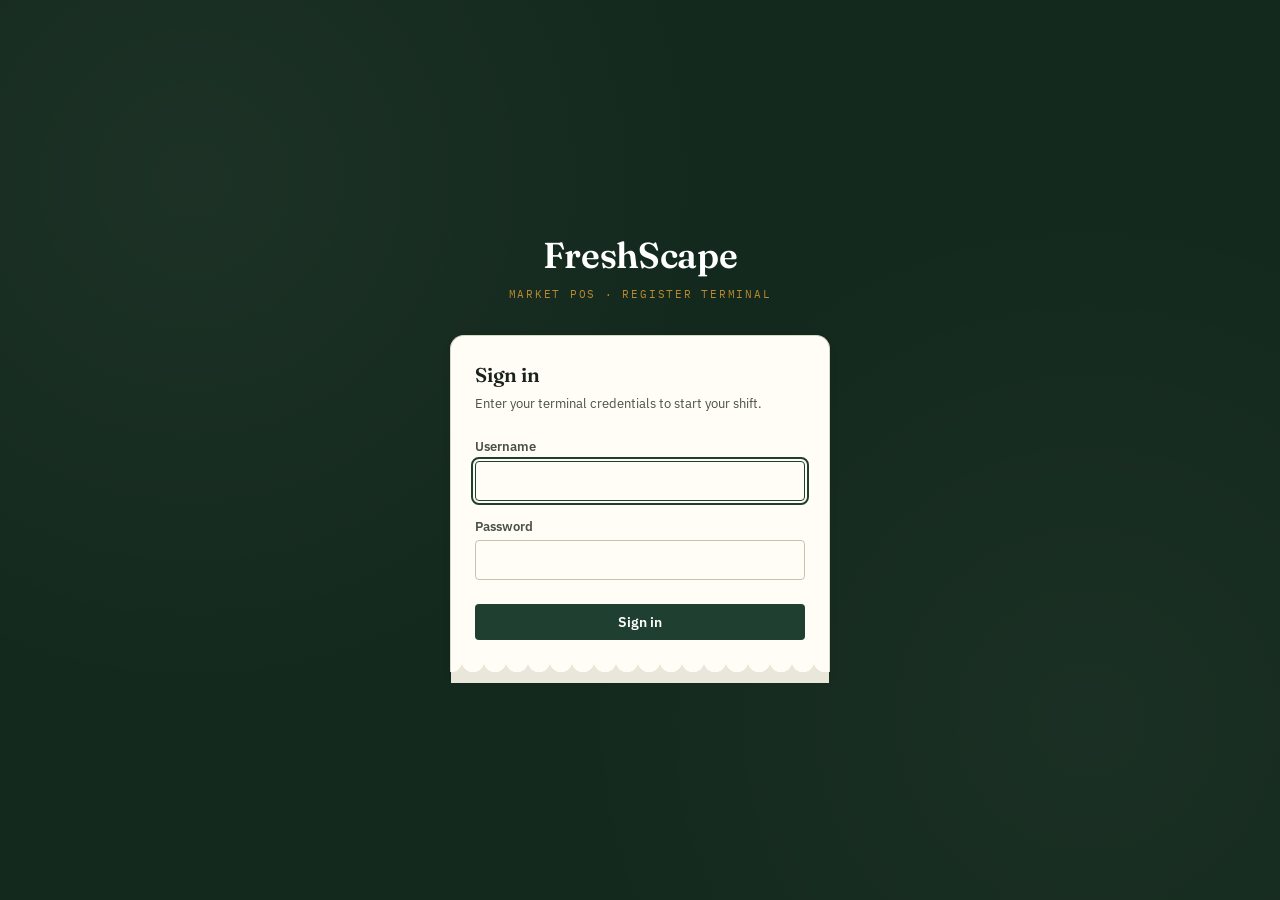
<file: frontend/index.html>
<!DOCTYPE html>
<html lang="en">
<head>
<meta charset="UTF-8">
<meta name="viewport" content="width=device-width, initial-scale=1.0">
<title>Dashboard -- FreshScape Market POS</title>
<link rel="stylesheet" href="css/style.css">
</head>
<body data-page="dashboard">

  <div class="app-shell">
    <div id="sidebar-root"></div>

    <main class="main">
      <div class="page-header">
        <div>
          <div class="page-header__eyebrow">Overview</div>
          <h1>Dashboard</h1>
        </div>
      </div>

      <div class="kpi-grid" id="kpi-grid">
        <div class="card">
          <div class="kpi-label">Active Products</div>
          <div class="kpi-value mono" id="kpi-products">&hellip;</div>
        </div>
        <div class="card">
          <div class="kpi-label">Low Stock</div>
          <div class="kpi-value mono" id="kpi-low-stock">&hellip;</div>
        </div>
        <div class="card">
          <div class="kpi-label">Pending Purchase Orders</div>
          <div class="kpi-value mono" id="kpi-pending-po">&hellip;</div>
        </div>
        <div class="card">
          <div class="kpi-label">Today's Sales</div>
          <div class="kpi-value mono" id="kpi-today-sales">&hellip;</div>
        </div>
      </div>

      <div class="card">
        <h3>Low stock products</h3>
        <p class="text-soft text-sm">Products at or below their minimum stock level.</p>
        <div id="low-stock-list"></div>
      </div>

      <div class="card" style="margin-top: var(--space-5);">
        <h3>Today's stock movement</h3>
        <p class="text-soft text-sm">Net change by transaction type, today.</p>
        <div id="daily-summary-list"></div>
      </div>
    </main>
  </div>

  <script src="js/api.js"></script>
  <script src="js/layout.js"></script>
  <script>
    async function loadDashboard() {
      try {
        const productsPage = await api.get('/products?page=1&page_size=1&is_active=true');
        document.getElementById('kpi-products').textContent = productsPage.total;

        // Real aggregate endpoint now, not a client-side approximation.
        const lowStock = await api.get('/reports/low-stock');
        const lowStockEl = document.getElementById('kpi-low-stock');
        lowStockEl.textContent = lowStock.length;
        if (lowStock.length > 0) lowStockEl.classList.add('is-alert');

        const listEl = document.getElementById('low-stock-list');
        if (lowStock.length === 0) {
          listEl.innerHTML = '<p class="text-soft text-sm" style="margin-top: var(--space-3);">Nothing running low right now.</p>';
        } else {
          listEl.innerHTML = `
            <table style="margin-top: var(--space-3);">
              <thead><tr><th>Product</th><th>SKU</th><th>Stock</th><th>Minimum</th></tr></thead>
              <tbody>
                ${lowStock.map(p => `
                  <tr>
                    <td>${p.name}</td>
                    <td class="mono text-sm">${p.sku}</td>
                    <td class="mono">${p.stock_quantity}</td>
                    <td class="mono text-soft">${p.minimum_stock}</td>
                  </tr>
                `).join('')}
              </tbody>
            </table>
          `;
        }

        const pendingPOs = await api.get('/purchase-orders?status=pending&page=1&page_size=1');
        document.getElementById('kpi-pending-po').textContent = pendingPOs.total;

        const recentSales = await api.get('/sales?page=1&page_size=100');
        const today = new Date().toDateString();
        const todayTotal = recentSales.items
          .filter(s => new Date(s.created_at).toDateString() === today)
          .reduce((sum, s) => sum + parseFloat(s.total_amount), 0);
        document.getElementById('kpi-today-sales').textContent = 'Rs ' + todayTotal.toFixed(2);

        // Real daily aggregate from the backend, grouped by transaction type.
        const summary = await api.get('/reports/daily-summary');
        const summaryEl = document.getElementById('daily-summary-list');
        if (summary.total_transactions === 0) {
          summaryEl.innerHTML = '<p class="text-soft text-sm" style="margin-top: var(--space-3);">No inventory movement recorded today yet.</p>';
        } else {
          summaryEl.innerHTML = `
            <table style="margin-top: var(--space-3);">
              <thead><tr><th>Type</th><th>Transactions</th><th>Net Change</th></tr></thead>
              <tbody>
                ${summary.breakdown.map(b => `
                  <tr>
                    <td><span class="stamp stamp-${b.transaction_type === 'sale' ? 'low' : (b.transaction_type === 'adjustment' ? 'pending' : 'active')}">${b.transaction_type}</span></td>
                    <td class="mono">${b.transaction_count}</td>
                    <td class="mono" style="color: ${b.net_quantity_change >= 0 ? 'var(--market-green)' : 'var(--stamp-red)'}">
                      ${b.net_quantity_change >= 0 ? '+' : ''}${b.net_quantity_change}
                    </td>
                  </tr>
                `).join('')}
              </tbody>
            </table>
          `;
        }

      } catch (err) {
        toast(err.message);
      }
    }

    loadDashboard();
  </script>
</body>
</html>
</file>
<file: frontend/css/style.css>
/* ============================================================
   FreshScape Market POS -- Design System
   A grocery/market POS: awning green, kraft paper, stamped
   receipts. Signature: torn/perforated receipt-edge cards.
   ============================================================ */

@import url('https://fonts.googleapis.com/css2?family=Fraunces:opsz,wght@9..144,400;9..144,500;9..144,600&family=IBM+Plex+Sans:wght@400;500;600;700&family=IBM+Plex+Mono:wght@400;500;600&display=swap');

:root {
  /* Color */
  --ink: #1b211c;
  --ink-soft: #4a5148;
  --paper: #e9e7da;
  --paper-raised: #f4f2e8;
  --surface: #fffdf6;
  --market-green: #1f4030;
  --market-green-dark: #14291d;
  --market-green-light: #2c5a42;
  --stamp-red: #b23a2e;
  --stamp-red-soft: #f4e2df;
  --gold: #bb8a2e;
  --gold-soft: #f5e9cd;
  --line: #c7c2ae;
  --line-soft: #dad6c6;

  /* Type */
  --font-display: 'Fraunces', Georgia, serif;
  --font-body: 'IBM Plex Sans', -apple-system, sans-serif;
  --font-mono: 'IBM Plex Mono', ui-monospace, monospace;

  /* Scale */
  --space-1: 4px;
  --space-2: 8px;
  --space-3: 12px;
  --space-4: 16px;
  --space-5: 24px;
  --space-6: 32px;
  --space-7: 48px;
  --space-8: 64px;

  --radius-sm: 4px;
  --radius-md: 8px;
  --radius-lg: 14px;

  --shadow-card: 0 1px 2px rgba(27, 33, 28, 0.06), 0 4px 12px rgba(27, 33, 28, 0.05);
  --shadow-raised: 0 8px 24px rgba(27, 33, 28, 0.12);
}

/* ---------- Reset & base ---------- */

*, *::before, *::after { box-sizing: border-box; }

html {
  -webkit-font-smoothing: antialiased;
}

body {
  margin: 0;
  font-family: var(--font-body);
  background: var(--paper);
  color: var(--ink);
  font-size: 15px;
  line-height: 1.5;
}

h1, h2, h3, h4 {
  font-family: var(--font-display);
  font-weight: 600;
  margin: 0 0 var(--space-2) 0;
  color: var(--ink);
}

h1 { font-size: 32px; letter-spacing: -0.01em; }
h2 { font-size: 22px; }
h3 { font-size: 17px; }

p { margin: 0 0 var(--space-3) 0; }

a { color: var(--market-green); }

.mono {
  font-family: var(--font-mono);
  font-variant-numeric: tabular-nums;
}

::selection {
  background: var(--gold-soft);
}

/* Respect reduced motion */
@media (prefers-reduced-motion: reduce) {
  *, *::before, *::after {
    animation-duration: 0.01ms !important;
    animation-iteration-count: 1 !important;
    transition-duration: 0.01ms !important;
  }
}

/* Visible keyboard focus, always */
a:focus-visible,
button:focus-visible,
input:focus-visible,
select:focus-visible,
textarea:focus-visible,
[tabindex]:focus-visible {
  outline: 2px solid var(--market-green);
  outline-offset: 2px;
}

/* ---------- App shell ---------- */

.app-shell {
  display: grid;
  grid-template-columns: 240px 1fr;
  min-height: 100vh;
}

.sidebar {
  background: var(--market-green-dark);
  color: #eef2ec;
  padding: var(--space-5) var(--space-4);
  display: flex;
  flex-direction: column;
}

.sidebar__brand {
  font-family: var(--font-display);
  font-size: 20px;
  font-weight: 600;
  color: #fff;
  margin-bottom: var(--space-6);
  letter-spacing: -0.01em;
}

.sidebar__brand span {
  display: block;
  font-family: var(--font-mono);
  font-size: 10px;
  font-weight: 400;
  letter-spacing: 0.12em;
  color: var(--gold);
  text-transform: uppercase;
  margin-top: 2px;
}

.sidebar__nav {
  display: flex;
  flex-direction: column;
  gap: 2px;
  flex: 1;
}

.sidebar__link {
  display: flex;
  align-items: center;
  gap: var(--space-2);
  padding: var(--space-2) var(--space-3);
  border-radius: var(--radius-sm);
  color: #c7d3c9;
  text-decoration: none;
  font-size: 14px;
  font-weight: 500;
  transition: background 0.12s ease, color 0.12s ease;
}

.sidebar__link:hover {
  background: rgba(255, 255, 255, 0.06);
  color: #fff;
}

.sidebar__link.is-active {
  background: var(--market-green-light);
  color: #fff;
}

.sidebar__footer {
  border-top: 1px solid rgba(255, 255, 255, 0.1);
  padding-top: var(--space-4);
  margin-top: var(--space-4);
}

.sidebar__user {
  font-size: 13px;
  color: #c7d3c9;
  margin-bottom: var(--space-2);
}

.sidebar__user strong {
  display: block;
  color: #fff;
  font-size: 14px;
}

.sidebar__role {
  display: inline-block;
  font-family: var(--font-mono);
  font-size: 10px;
  letter-spacing: 0.08em;
  text-transform: uppercase;
  color: var(--gold);
}

.sidebar__logout {
  background: none;
  border: 1px solid rgba(255, 255, 255, 0.2);
  color: #eef2ec;
  font-family: var(--font-body);
  font-size: 13px;
  padding: var(--space-2) var(--space-3);
  border-radius: var(--radius-sm);
  cursor: pointer;
  width: 100%;
  margin-top: var(--space-2);
}

.sidebar__logout:hover {
  background: rgba(255, 255, 255, 0.08);
}

.main {
  padding: var(--space-6) var(--space-7);
  max-width: 1200px;
}

.page-header {
  display: flex;
  align-items: baseline;
  justify-content: space-between;
  margin-bottom: var(--space-6);
  gap: var(--space-4);
  flex-wrap: wrap;
}

.page-header__eyebrow {
  font-family: var(--font-mono);
  font-size: 11px;
  letter-spacing: 0.1em;
  text-transform: uppercase;
  color: var(--ink-soft);
  margin-bottom: var(--space-1);
}

/* ---------- Buttons ---------- */

.btn {
  display: inline-flex;
  align-items: center;
  justify-content: center;
  gap: var(--space-2);
  font-family: var(--font-body);
  font-size: 14px;
  font-weight: 600;
  padding: 10px 18px;
  border-radius: var(--radius-sm);
  border: 1px solid transparent;
  cursor: pointer;
  text-decoration: none;
  transition: transform 0.08s ease, box-shadow 0.12s ease, background 0.12s ease;
  line-height: 1;
}

.btn:active { transform: translateY(1px); }

.btn-primary {
  background: var(--market-green);
  color: #fff;
}
.btn-primary:hover { background: var(--market-green-light); }

.btn-secondary {
  background: var(--surface);
  color: var(--ink);
  border-color: var(--line);
}
.btn-secondary:hover { border-color: var(--ink-soft); }

.btn-danger {
  background: var(--surface);
  color: var(--stamp-red);
  border-color: var(--stamp-red-soft);
}
.btn-danger:hover { background: var(--stamp-red-soft); }

.btn-sm { padding: 6px 12px; font-size: 13px; }

.btn:disabled {
  opacity: 0.5;
  cursor: not-allowed;
}

/* ---------- Forms ---------- */

.field {
  margin-bottom: var(--space-4);
}

.field label {
  display: block;
  font-size: 13px;
  font-weight: 600;
  margin-bottom: var(--space-1);
  color: var(--ink-soft);
}

.field input,
.field select,
.field textarea {
  width: 100%;
  font-family: var(--font-body);
  font-size: 14px;
  padding: 10px 12px;
  border: 1px solid var(--line);
  border-radius: var(--radius-sm);
  background: var(--surface);
  color: var(--ink);
}

.field input:focus,
.field select:focus,
.field textarea:focus {
  border-color: var(--market-green);
}

.field-hint {
  font-size: 12px;
  color: var(--ink-soft);
  margin-top: 4px;
}

.field-error {
  font-size: 12px;
  color: var(--stamp-red);
  margin-top: 4px;
}

.form-row {
  display: grid;
  grid-template-columns: 1fr 1fr;
  gap: var(--space-4);
}

/* ---------- Cards ---------- */

.card {
  background: var(--surface);
  border: 1px solid var(--line-soft);
  border-radius: var(--radius-lg);
  padding: var(--space-5);
  box-shadow: var(--shadow-card);
}

.kpi-grid {
  display: grid;
  grid-template-columns: repeat(auto-fit, minmax(200px, 1fr));
  gap: var(--space-4);
  margin-bottom: var(--space-6);
}

.kpi-label {
  font-family: var(--font-mono);
  font-size: 11px;
  letter-spacing: 0.08em;
  text-transform: uppercase;
  color: var(--ink-soft);
  margin-bottom: var(--space-2);
}

.kpi-value {
  font-family: var(--font-mono);
  font-size: 30px;
  font-weight: 600;
  color: var(--ink);
}

.kpi-value.is-alert { color: var(--stamp-red); }

/* Signature: torn / perforated receipt edge.
   Sits on --paper background; the scallops "cut through"
   to reveal it. Use on real transactional summaries only. */
.receipt-card {
  position: relative;
  background: var(--surface);
  border: 1px solid var(--line-soft);
  border-bottom: none;
  border-radius: var(--radius-lg) var(--radius-lg) 0 0;
  padding: var(--space-5);
  padding-bottom: var(--space-6);
  box-shadow: var(--shadow-card);
}

.receipt-card::after {
  content: "";
  position: absolute;
  left: 0;
  right: 0;
  bottom: -11px;
  height: 22px;
  background-image: radial-gradient(circle at 11px 0, transparent 11px, var(--paper) 11.5px);
  background-size: 22px 22px;
  background-repeat: repeat-x;
  background-position: -11px 0;
}

/* ---------- Tables ---------- */

.table-wrap {
  background: var(--surface);
  border: 1px solid var(--line-soft);
  border-radius: var(--radius-lg);
  overflow: hidden;
  box-shadow: var(--shadow-card);
}

table {
  width: 100%;
  border-collapse: collapse;
}

thead th {
  text-align: left;
  font-family: var(--font-mono);
  font-size: 11px;
  letter-spacing: 0.06em;
  text-transform: uppercase;
  color: var(--ink-soft);
  padding: var(--space-3) var(--space-4);
  border-bottom: 1px solid var(--line);
  background: var(--paper-raised);
}

tbody td {
  padding: var(--space-3) var(--space-4);
  border-bottom: 1px solid var(--line-soft);
  font-size: 14px;
}

tbody tr:last-child td { border-bottom: none; }
tbody tr:hover { background: var(--paper-raised); }

.table-actions {
  display: flex;
  gap: var(--space-2);
  justify-content: flex-end;
}

.empty-state {
  padding: var(--space-8) var(--space-5);
  text-align: center;
  color: var(--ink-soft);
}

.empty-state h3 { color: var(--ink); margin-bottom: var(--space-2); }

/* ---------- Stamped status badges ---------- */

.stamp {
  display: inline-block;
  font-family: var(--font-mono);
  font-size: 11px;
  font-weight: 600;
  letter-spacing: 0.06em;
  text-transform: uppercase;
  padding: 3px 10px;
  border-radius: 3px;
  border: 1.5px solid currentColor;
  transform: rotate(-2deg);
}

.stamp-pending { color: var(--gold); background: var(--gold-soft); }
.stamp-received,
.stamp-active { color: var(--market-green); background: #e3ede7; }
.stamp-cancelled,
.stamp-inactive { color: var(--ink-soft); background: var(--paper-raised); border-color: var(--line); }
.stamp-low { color: var(--stamp-red); background: var(--stamp-red-soft); }

/* ---------- Toasts ---------- */

.toast-stack {
  position: fixed;
  top: var(--space-5);
  right: var(--space-5);
  display: flex;
  flex-direction: column;
  gap: var(--space-2);
  z-index: 100;
}

.toast {
  font-size: 14px;
  padding: var(--space-3) var(--space-4);
  border-radius: var(--radius-sm);
  box-shadow: var(--shadow-raised);
  max-width: 340px;
  animation: toast-in 0.18s ease;
}

.toast-error { background: var(--stamp-red); color: #fff; }
.toast-success { background: var(--market-green); color: #fff; }

@keyframes toast-in {
  from { opacity: 0; transform: translateY(-6px); }
  to { opacity: 1; transform: translateY(0); }
}

/* ---------- Modal ---------- */

.modal-backdrop {
  position: fixed;
  inset: 0;
  background: rgba(27, 33, 28, 0.45);
  display: flex;
  align-items: center;
  justify-content: center;
  z-index: 50;
  padding: var(--space-4);
}

.modal {
  background: var(--surface);
  border-radius: var(--radius-lg);
  padding: var(--space-6);
  width: 100%;
  max-width: 480px;
  box-shadow: var(--shadow-raised);
  max-height: 90vh;
  overflow-y: auto;
}

.modal__header {
  display: flex;
  justify-content: space-between;
  align-items: flex-start;
  margin-bottom: var(--space-4);
}

.modal__close {
  background: none;
  border: none;
  cursor: pointer;
  font-size: 18px;
  color: var(--ink-soft);
  line-height: 1;
  padding: 4px;
}

.modal__actions {
  display: flex;
  justify-content: flex-end;
  gap: var(--space-2);
  margin-top: var(--space-5);
}

/* Alpine.js: hide anything with x-cloak until Alpine has initialized */
[x-cloak] { display: none !important; }

/* ---------- Utility ---------- */

.flex-between { display: flex; align-items: center; justify-content: space-between; }
.flex-gap { display: flex; align-items: center; gap: var(--space-3); }
.text-soft { color: var(--ink-soft); }
.text-sm { font-size: 13px; }

/* ---------- Responsive ---------- */

@media (max-width: 860px) {
  .app-shell { grid-template-columns: 1fr; }
  .sidebar {
    position: sticky;
    top: 0;
    z-index: 20;
    flex-direction: row;
    align-items: center;
    padding: var(--space-3) var(--space-4);
  }
  .sidebar__nav { flex-direction: row; flex-wrap: wrap; }
  .sidebar__footer { display: none; }
  .main { padding: var(--space-5); }
  .form-row { grid-template-columns: 1fr; }
}
</file>
